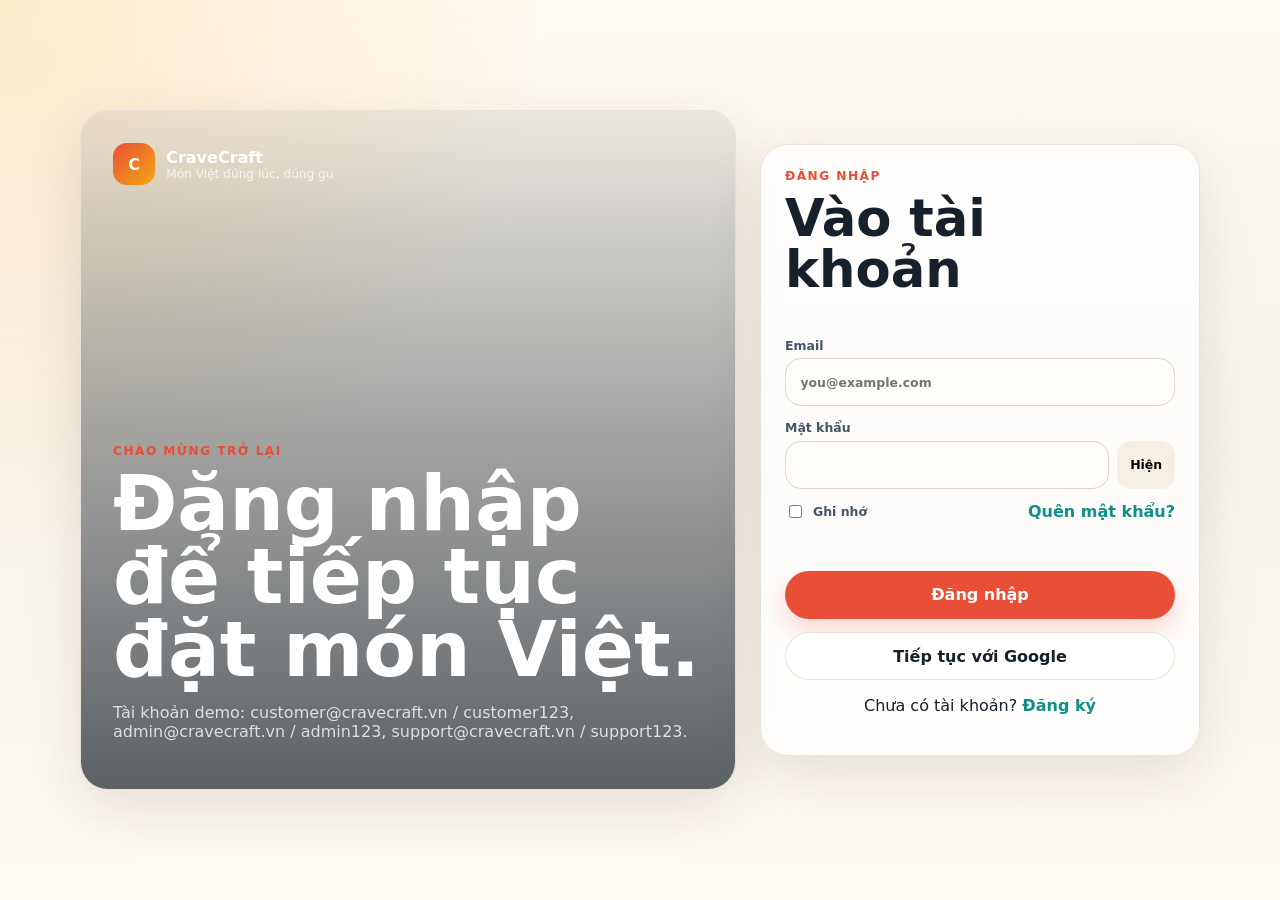
<file: index.html>
<!doctype html>
<html lang="vi">
  <head>
    <meta charset="utf-8" />
    <meta name="viewport" content="width=device-width, initial-scale=1" />
    <title>GoodFood - Order Now</title>
    <meta
      name="description"
      content="Nền tảng đặt món Việt hiện đại với gợi ý theo khẩu vị, tìm kiếm thông minh, giỏ hàng nhanh và hỗ trợ khách hàng."
    />
    <link rel="preconnect" href="https://images.unsplash.com" />
    <link rel="stylesheet" href="styles.css" />
  </head>
  <body>
    <a class="skip-link" href="#main">Bỏ qua điều hướng</a>

    <header class="site-header" aria-label="Primary navigation">
      <nav class="nav-shell">
      
        <a class="brand" href="#top" aria-label="Trang chủ GoodFood">
          <span class="brand-mark">C</span>
          <span>
            <strong>GoodFood</strong>
            <small>Vietnamese Food</small>
          </span>
        </a>

        <div class="nav-links" aria-label="Các khu vực chính">
          <a href="#discover">Khám phá</a>
          <a href="#explorer">Món Việt</a>
          <a href="#battle">Đấu món</a>
          <a href="#tracking">Đơn hàng</a>
        </div>

        <div class="nav-actions">
          <button class="notification-button" type="button" data-notification-toggle aria-label="Mở thông báo">
            <span data-notification-count>0</span>
          </button>
          <div class="user-menu">
            <strong data-user-name>Khách hàng</strong>
            <small data-user-role>CUSTOMER</small>
          </div>
          <button class="ghost-action compact-action" type="button" data-logout>Đăng xuất</button>
        </div>

        <button class="cart-trigger" type="button" data-open-cart aria-label="Mở giỏ hàng">
          <span>Giỏ hàng</span>
          <strong data-cart-count>0</strong>
        </button>
      </nav>
      <div class="notification-panel" data-notification-panel></div>
    </header>

    <main id="main">
      <section class="hero" id="top">
        <div class="hero-copy">
          <p class="eyebrow">Món Việt gần bạn</p>
          <h1>Ăn gì hôm nay?</h1>
          <p>
            Chọn khẩu vị, tìm món bằng ngôn ngữ tự nhiên, hoặc để CraveCraft
            gợi ý một bữa Việt hợp lúc, hợp túi tiền.
          </p>

          <div class="hero-actions" aria-label="Hành động chính">
            <a class="primary-action" href="#discover">Đặt món ngay</a>
            <button class="ghost-action" type="button" data-surprise-trigger>
              Gợi ý bất ngờ
            </button>
          </div>
        </div>

        <div class="hero-panel" aria-label="Gợi ý theo khẩu vị">
          <div class="panel-topline">
            <span>Khẩu vị hôm nay</span>
            <strong data-active-mood-label>Món ấm nóng</strong>
          </div>
          <div class="mood-grid" data-mood-list></div>
          <article class="spotlight-card" data-spotlight></article>
        </div>
      </section>

      <section class="search-band" aria-label="Tìm kiếm món ăn thông minh">
        <div class="search-field">
          <label for="food-search">Tìm món, quán, vùng miền, khẩu vị</label>
          <input
            id="food-search"
            type="search"
            placeholder="Thử 'bún bò dưới 70k', 'món cay', 'ăn cho 4 người'"
            autocomplete="off"
            data-search-input
          />
        </div>
        <div class="filters" aria-label="Bộ lọc nhanh">
          <label>
            Ngân sách
            <select data-budget-filter>
              <option value="all">Tất cả</option>
              <option value="budget">Dưới 50K</option>
              <option value="normal">Phổ biến</option>
              <option value="premium">Cao cấp</option>
            </select>
          </label>
          <label>
            Thời gian
            <select data-time-filter>
              <option value="all">Bất kỳ</option>
              <option value="20">Dưới 20 phút</option>
              <option value="30">Dưới 30 phút</option>
              <option value="45">Dưới 45 phút</option>
            </select>
          </label>
        </div>
      </section>

      <section class="category-strip" aria-label="Danh mục món Việt" data-category-list></section>
      <section class="region-strip" aria-label="Vùng miền" data-region-list></section>

      <section class="section-shell" id="discover">
        <div class="section-heading">
          <div>
            <p class="eyebrow">Món Việt dành cho bạn</p>
            <h2>Gợi ý theo khẩu vị, vùng miền và ngân sách</h2>
          </div>
          <p data-result-count></p>
        </div>
        <div class="recommendation-layout" data-recommendations></div>
      </section>

      <section class="section-shell split-feature">
        <div>
          <p class="eyebrow">Giao nhanh dưới 30 phút</p>
          <h2>Món nóng đến nhanh mà vẫn chỉn chu</h2>
        </div>
        <div class="quick-list" data-fast-list></div>
      </section>

      <section class="section-shell" id="explorer">
        <div class="section-heading">
          <div>
            <p class="eyebrow">Khám phá món Việt</p>
            <h2>Lướt món bằng hình ảnh, thêm vào giỏ tức thì</h2>
          </div>
          <button class="text-button" type="button" data-shuffle-feed>Đổi món</button>
        </div>
        <div class="explorer-feed" data-explorer-feed></div>
      </section>

      <section class="feature-grid">
        <article class="battle-zone" id="battle">
          <div class="section-heading compact">
            <div>
              <p class="eyebrow">Đấu món</p>
              <h2>Để hai món Việt chọn giúp bữa tối</h2>
            </div>
            <button class="text-button" type="button" data-reset-battle>Làm lại</button>
          </div>
          <div class="battle-stage" data-battle-stage></div>
        </article>

        <article class="surprise-zone" id="surprise">
          <p class="eyebrow">Gợi ý bất ngờ</p>
          <h2>Khi bạn chưa biết nên ăn gì</h2>
          <div class="surprise-controls">
            <label>
              Ngân sách
              <select data-surprise-budget>
                <option value="normal">Phổ biến</option>
                <option value="budget">Dưới 50K</option>
                <option value="premium">Cao cấp</option>
              </select>
            </label>
            <label>
              Tối đa
              <select data-surprise-time>
                <option value="30">30 phút</option>
                <option value="20">20 phút</option>
                <option value="45">45 phút</option>
              </select>
            </label>
          </div>
          <button class="primary-action full" type="button" data-surprise-button>
            Mở gợi ý
          </button>
          <div class="surprise-result" data-surprise-result aria-live="polite"></div>
        </article>
      </section>

      <section class="section-shell operations" id="tracking">
        <div>
          <p class="eyebrow">Luồng đặt hàng</p>
          <h2>Theo dõi đơn, đặt nhóm và điểm thưởng đã sẵn sàng trong UI</h2>
        </div>
        <div class="ops-grid">
          <article>
            <span class="op-number">01</span>
            <h3>Đặt nhóm</h3>
            <p>Tạo mã phòng, mời bạn bè và xem rõ phần món của từng người.</p>
            <button class="secondary-action" type="button" data-room-code>Tạo mã</button>
            <strong data-room-output></strong>
          </article>
          <article>
            <span class="op-number">02</span>
            <h3>Theo dõi đơn</h3>
            <ol class="timeline" aria-label="Trạng thái đơn hàng">
              <li class="is-done">Đã xác nhận</li>
              <li class="is-active">Quán đang chuẩn bị</li>
              <li>Tài xế đã nhận</li>
              <li>Đang giao</li>
            </ol>
          </article>
          <article>
            <span class="op-number">03</span>
            <h3>Điểm thưởng</h3>
            <p>Tích điểm, nhận huy hiệu và thử thách khám phá món Việt minh bạch.</p>
            <div class="reward-meter"><span></span></div>
          </article>
        </div>
      </section>
    </main>

    <aside class="cart-drawer" aria-label="Giỏ hàng" aria-hidden="true" data-cart-drawer>
      <div class="cart-header">
        <div>
          <p class="eyebrow">Giỏ hàng thông minh</p>
          <h2>Đơn của bạn</h2>
        </div>
        <button class="icon-button" type="button" data-close-cart aria-label="Đóng giỏ hàng">X</button>
      </div>
      <div class="cart-items" data-cart-items></div>
      <div class="cart-suggestion" data-cart-suggestion></div>
      <div class="cart-summary" data-cart-summary></div>
      <button class="primary-action full" type="button" data-checkout-button>Xem lại đơn</button>
    </aside>
    <div class="scrim" data-scrim></div>

    <section class="support-chat" aria-label="Hỗ trợ khách hàng">
      <button class="chat-toggle" type="button" data-chat-toggle>
        Hỗ trợ <span data-chat-unread>1</span>
      </button>
      <div class="chat-panel" data-chat-panel>
        <div class="chat-header">
          <div>
            <strong>Hỗ trợ khách hàng</strong>
            <small>Online - thường trả lời trong vài phút</small>
          </div>
          <button class="icon-button" type="button" data-chat-close aria-label="Đóng hỗ trợ">X</button>
        </div>
        <div class="chat-issues" aria-label="Vấn đề nhanh">
          <button type="button" data-chat-issue="Đơn hàng của tôi">Đơn hàng của tôi</button>
          <button type="button" data-chat-issue="Giao hàng chậm">Giao hàng chậm</button>
          <button type="button" data-chat-issue="Thiếu món">Thiếu món</button>
          <button type="button" data-chat-issue="Sai món">Sai món</button>
          <button type="button" data-chat-issue="Thanh toán">Thanh toán</button>
          <button type="button" data-chat-issue="Hoàn tiền">Hoàn tiền</button>
        </div>
        <div class="chat-messages" data-chat-messages></div>
        <form class="chat-form" data-chat-form>
          <input data-chat-input type="text" placeholder="Nhập tin nhắn..." aria-label="Tin nhắn hỗ trợ" />
          <button type="submit">Gửi</button>
        </form>
      </div>
    </section>

    <nav class="mobile-nav" aria-label="Điều hướng di động">
      <a href="#top">Trang chủ</a>
      <a href="#explorer">Món</a>
      <a href="#food-search">Tìm</a>
      <button type="button" data-open-cart>Giỏ <span data-cart-count-mobile>0</span></button>
    </nav>

    <div class="toast" data-toast role="status" aria-live="polite"></div>
    <script src="app.js"></script>
  </body>
</html>
</file>
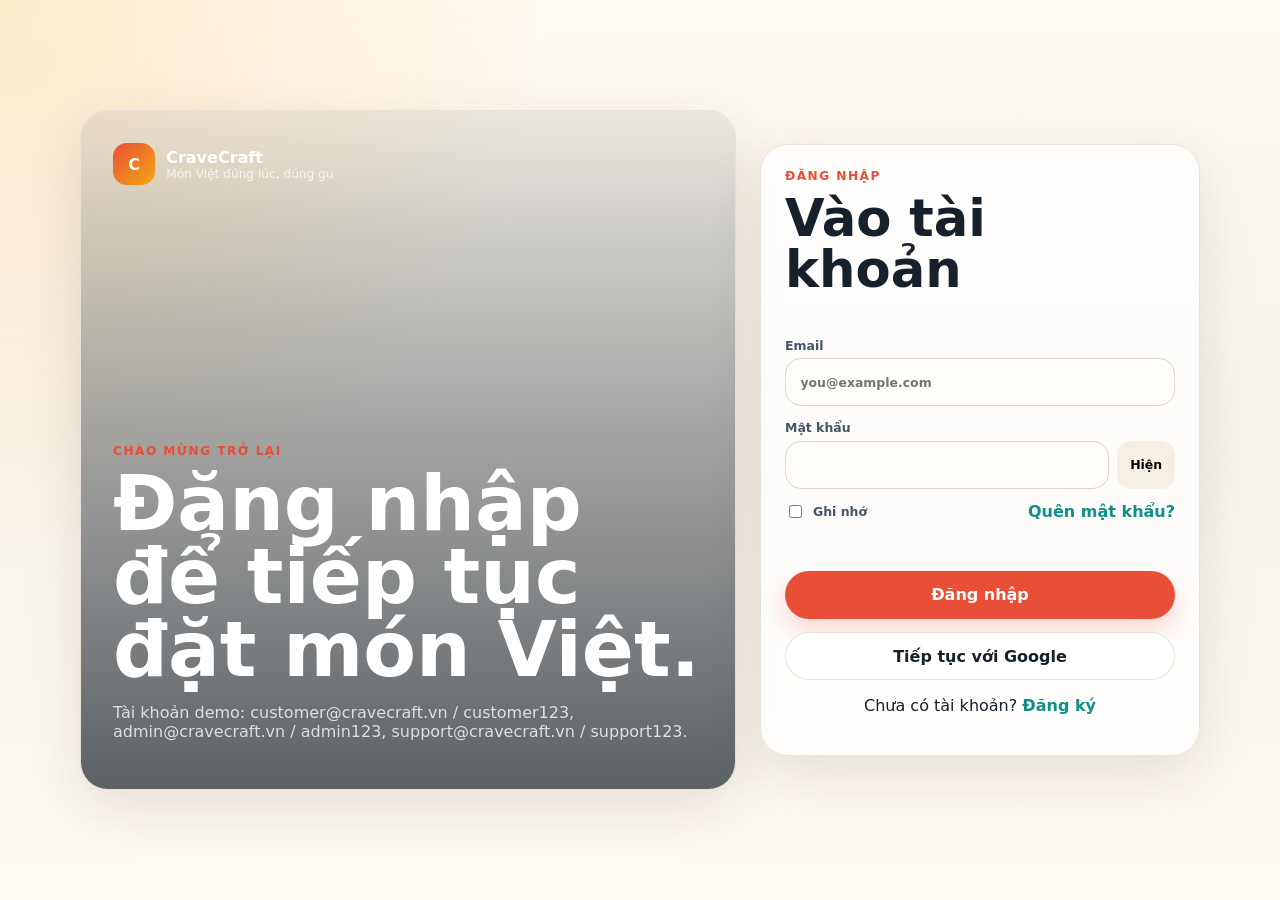
<file: admin.html>
<!doctype html>
<html lang="vi">
  <head>
    <meta charset="utf-8" />
    <meta name="viewport" content="width=device-width, initial-scale=1" />
    <title>Admin - CraveCraft</title>
    <link rel="stylesheet" href="styles.css" />
  </head>
  <body class="admin-body">
    <aside class="admin-sidebar">
      <a class="brand" href="admin.html">
        <span class="brand-mark">C</span>
        <span>
          <strong>CraveCraft</strong>
          <small>Admin</small>
        </span>
      </a>
      <nav>
        <a href="#overview">Dashboard</a>
        <a href="#orders">Orders</a>
        <a href="#restaurants">Restaurants</a>
        <a href="#menu">Menu</a>
        <a href="#customers">Customers</a>
        <a href="#support">Support</a>
        <a href="#promotions">Vouchers</a>
        <a href="#monitoring">System</a>
        <a href="#audit">Audit Logs</a>
      </nav>
    </aside>

    <main class="admin-main">
      <header class="admin-topbar">
        <div>
          <p class="eyebrow">Bảng điều hành</p>
          <h1>Vận hành nền tảng món Việt</h1>
        </div>
        <div class="admin-user">
          <strong data-admin-name>Admin</strong>
          <button class="ghost-action compact-action" type="button" data-logout>Đăng xuất</button>
        </div>
      </header>

      <section class="demo-warning">
        Dữ liệu vận hành trong trang tĩnh này là dữ liệu demo. Quyền ADMIN thật phải được xác thực phía server.
      </section>

      <section class="admin-kpis" id="overview">
        <article><span>Doanh thu hôm nay</span><strong>12.450.000 ₫</strong></article>
        <article><span>Đơn hàng hôm nay</span><strong>184</strong></article>
        <article><span>Đơn đang xử lý</span><strong>27</strong></article>
        <article><span>Đơn hoàn thành</span><strong>139</strong></article>
        <article><span>Đơn đã hủy</span><strong>6</strong></article>
        <article><span>Khách mới</span><strong>31</strong></article>
        <article><span>Giá trị đơn TB</span><strong>86.000 ₫</strong></article>
        <article><span>Ticket đang mở</span><strong>9</strong></article>
      </section>

      <section class="admin-grid">
        <article class="admin-panel chart-panel">
          <div class="section-heading compact">
            <div>
              <p class="eyebrow">Analytics</p>
              <h2>Revenue by day</h2>
            </div>
            <select aria-label="Bộ lọc thời gian">
              <option>Today</option>
              <option>7 days</option>
              <option>30 days</option>
            </select>
          </div>
          <div class="bar-chart" aria-label="Biểu đồ doanh thu demo">
            <span style="height: 42%"></span><span style="height: 62%"></span><span style="height: 51%"></span>
            <span style="height: 76%"></span><span style="height: 68%"></span><span style="height: 88%"></span>
            <span style="height: 72%"></span>
          </div>
        </article>
        <article class="admin-panel">
          <p class="eyebrow">Popular dishes</p>
          <ol class="rank-list">
            <li>Phở bò tái <strong>326</strong></li>
            <li>Cơm tấm sườn bì chả <strong>281</strong></li>
            <li>Bún bò Huế <strong>244</strong></li>
            <li>Gà chiên nước mắm <strong>198</strong></li>
          </ol>
        </article>
      </section>

      <section class="admin-panel" id="orders">
        <div class="section-heading compact">
          <div>
            <p class="eyebrow">Order management</p>
            <h2>Đơn hàng</h2>
          </div>
          <div class="admin-filters">
            <input type="search" placeholder="Tìm Order ID, khách hàng..." />
            <select><option>Tất cả trạng thái</option><option>PENDING</option><option>PREPARING</option></select>
          </div>
        </div>
        <div class="table-wrap">
          <table>
            <thead>
              <tr><th>Order ID</th><th>Customer</th><th>Restaurant</th><th>Total</th><th>Payment</th><th>Status</th><th>Created At</th></tr>
            </thead>
            <tbody data-order-rows></tbody>
          </table>
        </div>
        <button class="secondary-action" type="button" data-confirm-action>Cập nhật trạng thái đơn đã chọn</button>
      </section>

      <section class="admin-grid two">
        <article class="admin-panel" id="restaurants">
          <p class="eyebrow">Restaurant management</p>
          <h2>Nhà hàng</h2>
          <div class="table-wrap">
            <table>
              <thead><tr><th>Name</th><th>City</th><th>Cuisine</th><th>Rating</th><th>Status</th></tr></thead>
              <tbody data-restaurant-rows></tbody>
            </table>
          </div>
        </article>
        <article class="admin-panel" id="menu">
          <p class="eyebrow">Menu management</p>
          <h2>Món cần chú ý</h2>
          <ul class="status-list">
            <li><strong>Bánh xèo miền Tây</strong><span>Hết món tạm thời</span></li>
            <li><strong>Lẩu Thái hải sản</strong><span>Đang giảm 15%</span></li>
            <li><strong>Cà phê sữa đá</strong><span>Bán chạy</span></li>
          </ul>
        </article>
      </section>

      <section class="admin-grid two">
        <article class="admin-panel" id="support">
          <p class="eyebrow">Admin support center</p>
          <h2>Ticket hỗ trợ</h2>
          <div class="table-wrap">
            <table>
              <thead><tr><th>Customer</th><th>Order</th><th>Issue</th><th>Last</th><th>Priority</th><th>Status</th></tr></thead>
              <tbody data-support-rows></tbody>
            </table>
          </div>
        </article>
        <article class="admin-panel" id="monitoring">
          <p class="eyebrow">Operational monitoring</p>
          <h2>Trạng thái vận hành demo</h2>
          <ul class="status-list">
            <li><strong>Active orders</strong><span>27</span></li>
            <li><strong>Payment failures</strong><span>2</span></li>
            <li><strong>Open support requests</strong><span>9</span></li>
            <li><strong>Restaurants unavailable</strong><span>1</span></li>
          </ul>
        </article>
      </section>

      <section class="admin-panel" id="audit">
        <p class="eyebrow">Audit logs</p>
        <h2>Nhật ký thao tác quan trọng</h2>
        <ul class="audit-list">
          <li>18:18 - Admin changed order #VN10245 from CONFIRMED to PREPARING.</li>
          <li>17:56 - Admin marked Bánh xèo miền Tây as unavailable.</li>
          <li>17:41 - Support reassigned ticket SUP-204 to agent Linh.</li>
        </ul>
      </section>
    </main>
    <script src="admin.js"></script>
  </body>
</html>
</file>
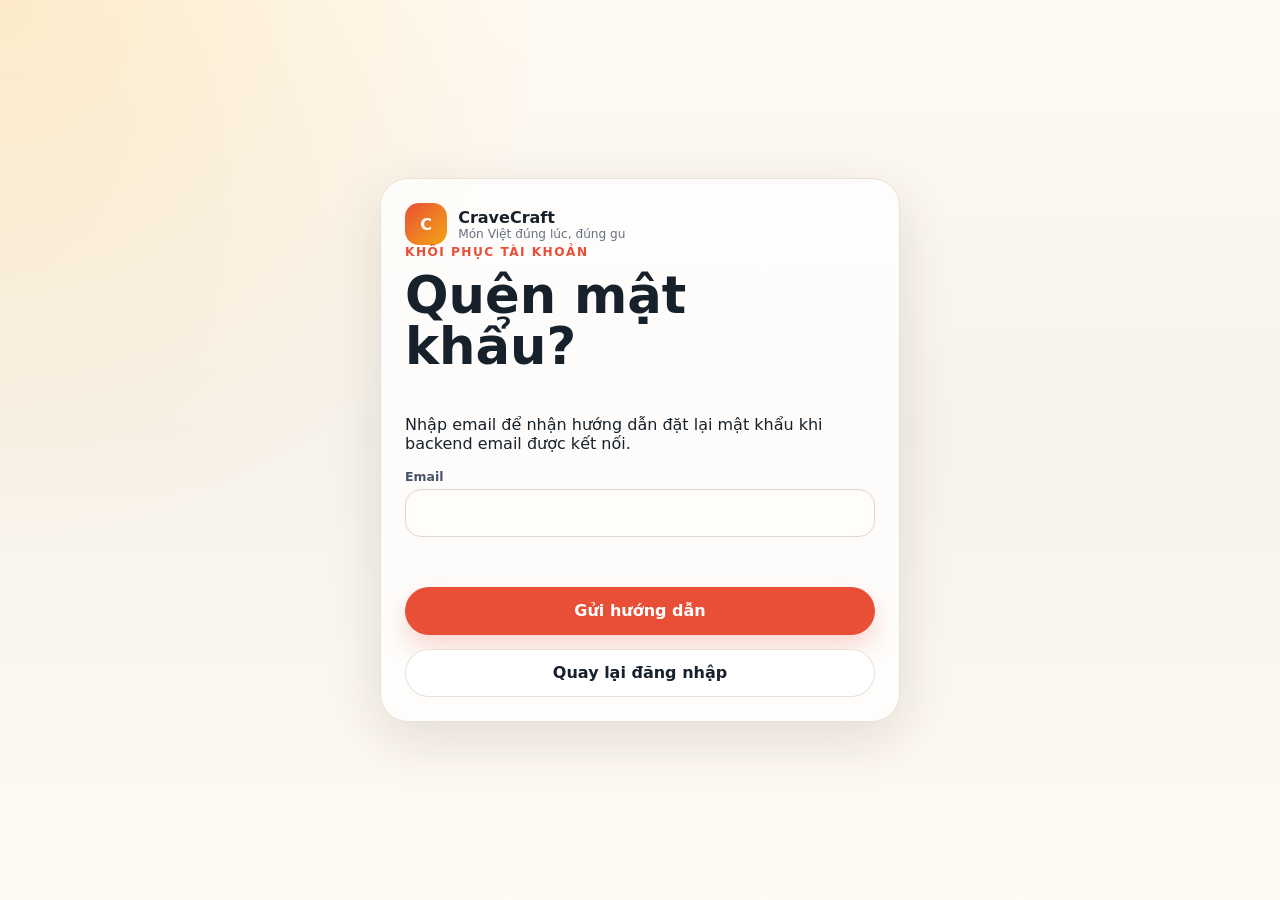
<file: forgot-password.html>
<!doctype html>
<html lang="vi">
  <head>
    <meta charset="utf-8" />
    <meta name="viewport" content="width=device-width, initial-scale=1" />
    <title>Quên mật khẩu - CraveCraft</title>
    <link rel="stylesheet" href="styles.css" />
  </head>
  <body class="auth-body">
    <main class="auth-layout single">
      <section class="auth-card" aria-label="Quên mật khẩu">
        <a class="brand" href="login.html">
          <span class="brand-mark">C</span>
          <span>
            <strong>CraveCraft</strong>
            <small>Món Việt đúng lúc, đúng gu</small>
          </span>
        </a>
        <p class="eyebrow">Khôi phục tài khoản</p>
        <h1>Quên mật khẩu?</h1>
        <p>Nhập email để nhận hướng dẫn đặt lại mật khẩu khi backend email được kết nối.</p>
        <form data-forgot-form>
          <label>Email <input name="email" type="email" autocomplete="email" required /></label>
          <p class="auth-message" data-auth-message></p>
          <button class="primary-action full" type="submit">Gửi hướng dẫn</button>
          <a class="ghost-action full" href="login.html">Quay lại đăng nhập</a>
        </form>
      </section>
    </main>
    <script src="auth.js"></script>
  </body>
</html>
</file>
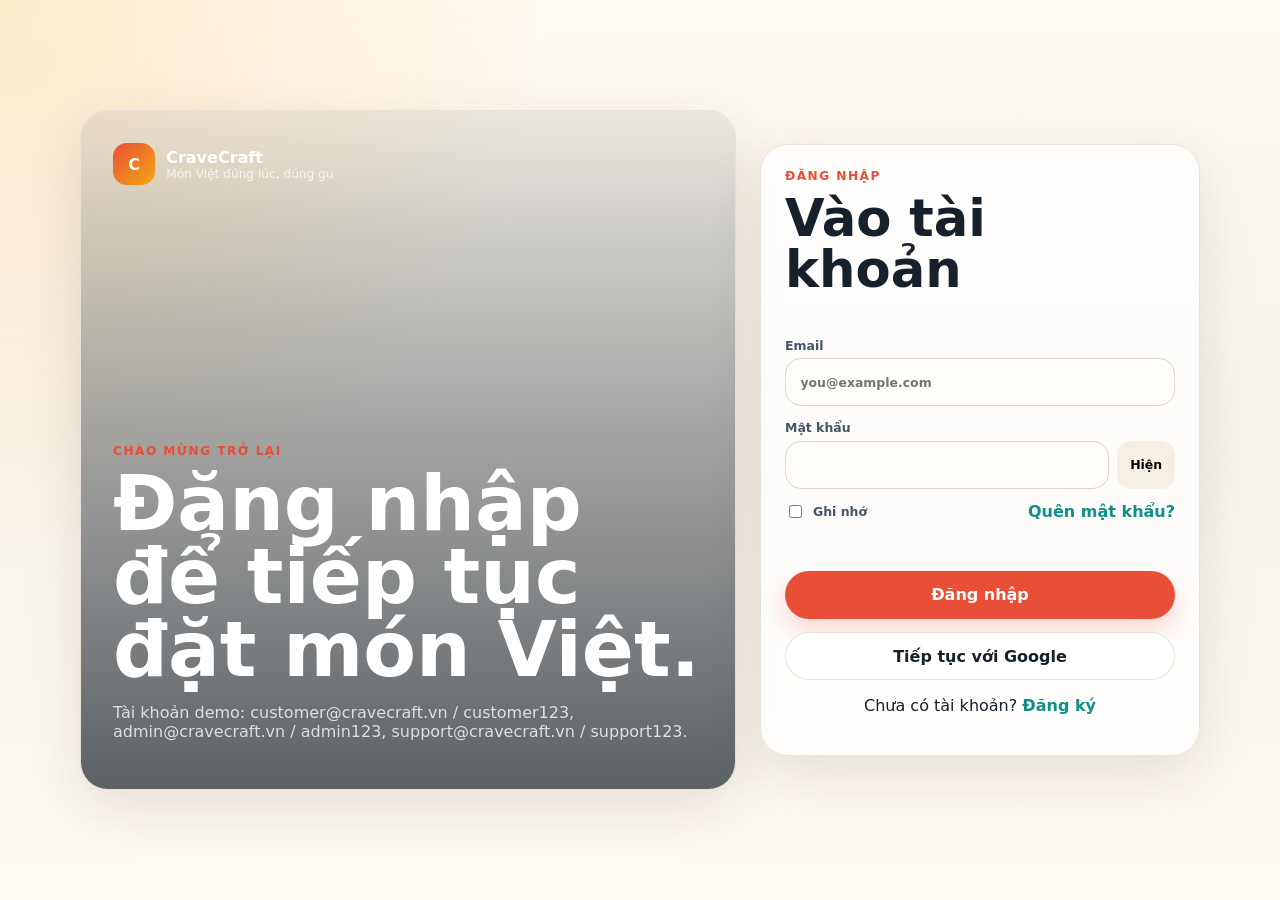
<file: login.html>
<!doctype html>
<html lang="vi">
  <head>
    <meta charset="utf-8" />
    <meta name="viewport" content="width=device-width, initial-scale=1" />
    <title>Đăng nhập - CraveCraft</title>
    <link rel="stylesheet" href="styles.css" />
  </head>
  <body class="auth-body">
    <main class="auth-layout">
      <section class="auth-visual">
        <a class="brand" href="login.html">
          <span class="brand-mark">C</span>
          <span>
            <strong>CraveCraft</strong>
            <small>Món Việt đúng lúc, đúng gu</small>
          </span>
        </a>
        <div>
          <p class="eyebrow">Chào mừng trở lại</p>
          <h1>Đăng nhập để tiếp tục đặt món Việt.</h1>
          <p>
            Tài khoản demo: customer@cravecraft.vn / customer123,
            admin@cravecraft.vn / admin123, support@cravecraft.vn / support123.
          </p>
        </div>
      </section>

      <section class="auth-card" aria-label="Đăng nhập">
        <p class="eyebrow">Đăng nhập</p>
        <h2>Vào tài khoản</h2>
        <form data-login-form>
          <label>
            Email
            <input name="email" type="email" autocomplete="email" placeholder="you@example.com" required />
          </label>
          <label>
            Mật khẩu
            <span class="password-field">
              <input id="password" name="password" type="password" autocomplete="current-password" required />
              <button type="button" data-toggle-password>Hiện</button>
            </span>
          </label>
          <div class="auth-row">
            <label class="check-label"><input name="remember" type="checkbox" /> Ghi nhớ</label>
            <a href="forgot-password.html">Quên mật khẩu?</a>
          </div>
          <p class="auth-message" data-auth-message></p>
          <button class="primary-action full" type="submit">Đăng nhập</button>
          <button class="ghost-action full" type="button">Tiếp tục với Google</button>
        </form>
        <p class="auth-footer">Chưa có tài khoản? <a href="signup.html">Đăng ký</a></p>
      </section>
    </main>
    <script src="auth.js"></script>
  </body>
</html>
</file>
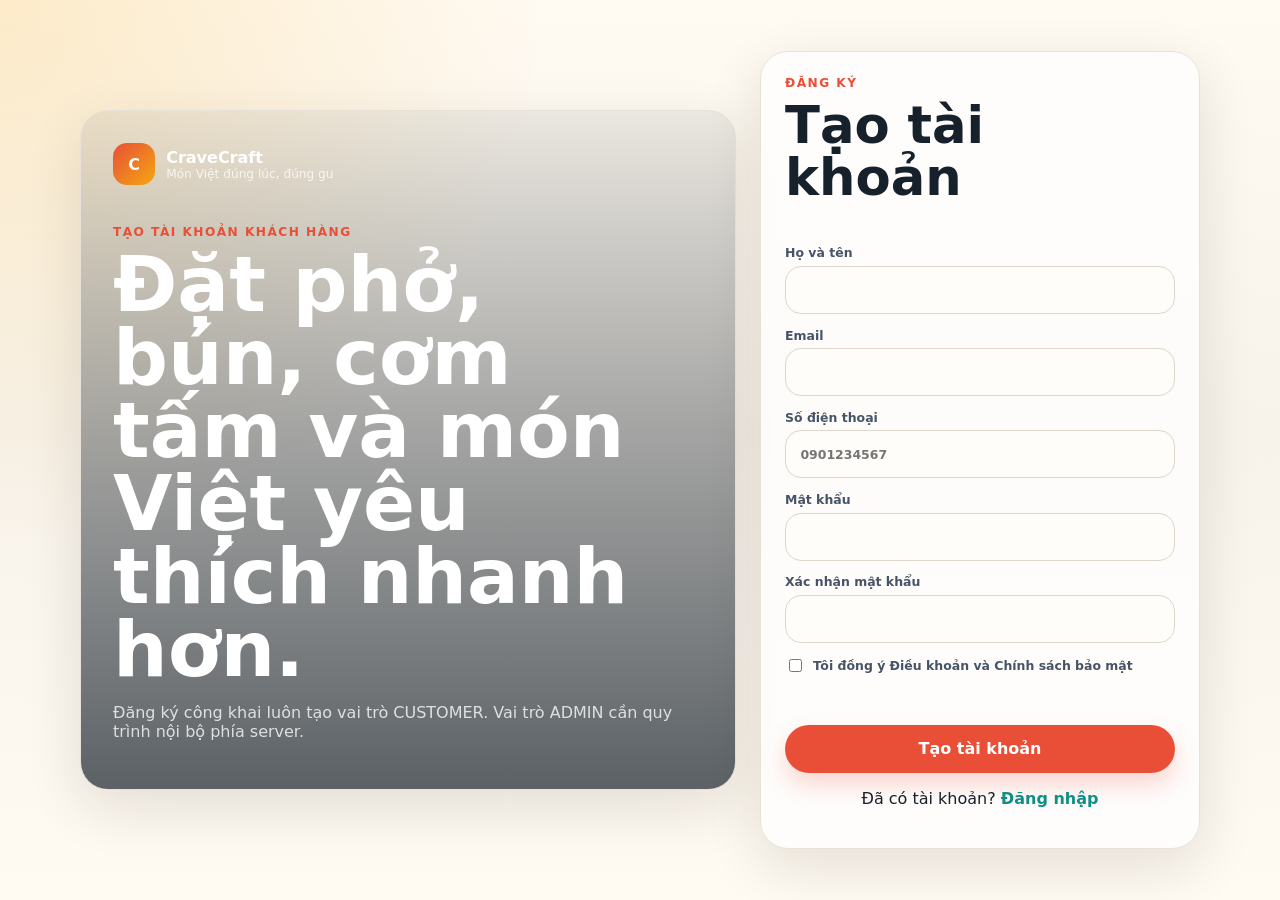
<file: signup.html>
<!doctype html>
<html lang="vi">
  <head>
    <meta charset="utf-8" />
    <meta name="viewport" content="width=device-width, initial-scale=1" />
    <title>Đăng ký - CraveCraft</title>
    <link rel="stylesheet" href="styles.css" />
  </head>
  <body class="auth-body">
    <main class="auth-layout">
      <section class="auth-visual">
        <a class="brand" href="login.html">
          <span class="brand-mark">C</span>
          <span>
            <strong>CraveCraft</strong>
            <small>Món Việt đúng lúc, đúng gu</small>
          </span>
        </a>
        <div>
          <p class="eyebrow">Tạo tài khoản khách hàng</p>
          <h1>Đặt phở, bún, cơm tấm và món Việt yêu thích nhanh hơn.</h1>
          <p>Đăng ký công khai luôn tạo vai trò CUSTOMER. Vai trò ADMIN cần quy trình nội bộ phía server.</p>
        </div>
      </section>

      <section class="auth-card" aria-label="Đăng ký">
        <p class="eyebrow">Đăng ký</p>
        <h2>Tạo tài khoản</h2>
        <form data-signup-form>
          <label>Họ và tên <input name="name" type="text" autocomplete="name" required /></label>
          <label>Email <input name="email" type="email" autocomplete="email" required /></label>
          <label>Số điện thoại <input name="phone" type="tel" autocomplete="tel" placeholder="0901234567" required /></label>
          <label>Mật khẩu <input name="password" type="password" autocomplete="new-password" required /></label>
          <label>Xác nhận mật khẩu <input name="confirmPassword" type="password" autocomplete="new-password" required /></label>
          <label class="check-label"><input name="terms" type="checkbox" /> Tôi đồng ý Điều khoản và Chính sách bảo mật</label>
          <p class="auth-message" data-auth-message></p>
          <button class="primary-action full" type="submit">Tạo tài khoản</button>
        </form>
        <p class="auth-footer">Đã có tài khoản? <a href="login.html">Đăng nhập</a></p>
      </section>
    </main>
    <script src="auth.js"></script>
  </body>
</html>
</file>
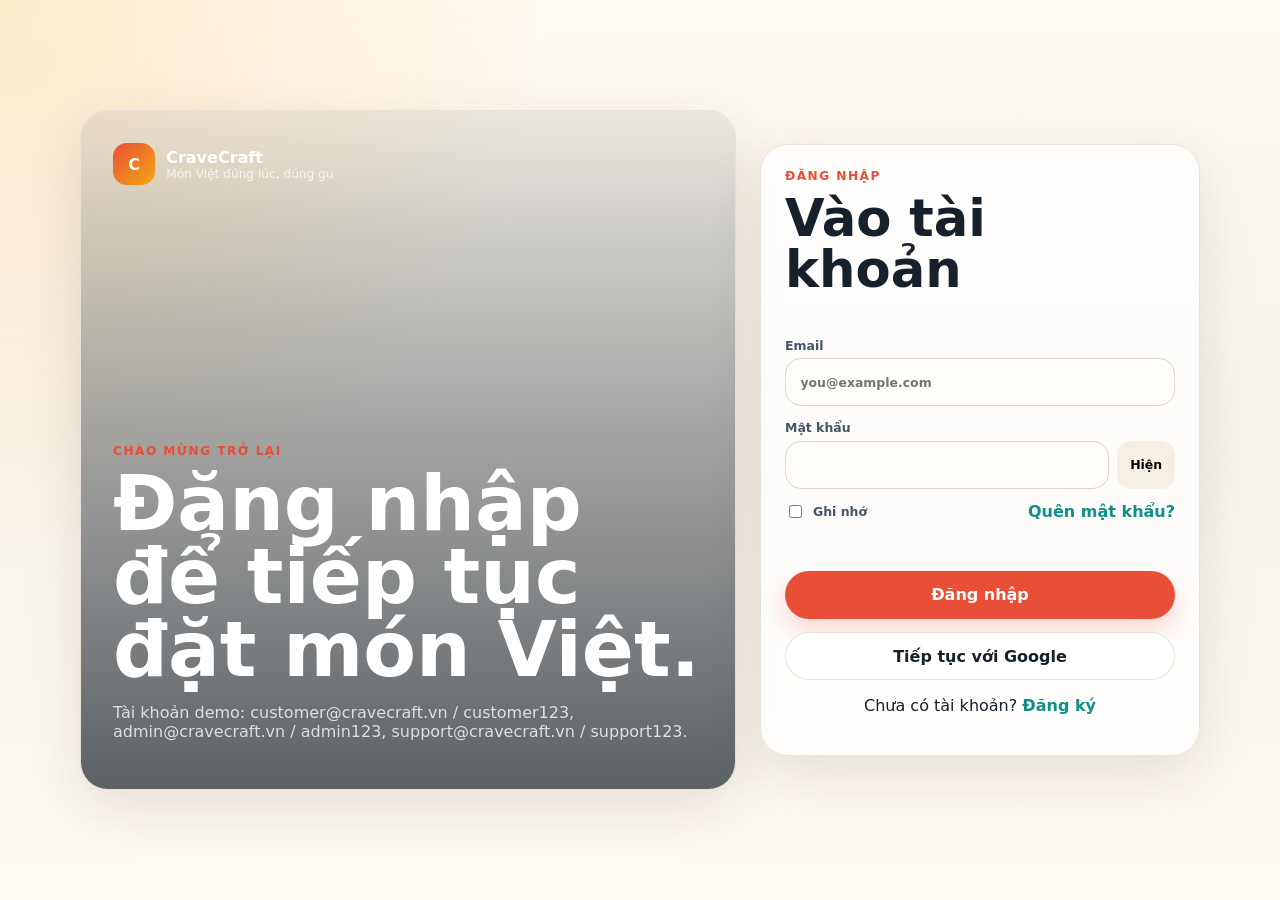
<file: support.html>
<!doctype html>
<html lang="vi">
  <head>
    <meta charset="utf-8" />
    <meta name="viewport" content="width=device-width, initial-scale=1" />
    <title>Support - CraveCraft</title>
    <link rel="stylesheet" href="styles.css" />
  </head>
  <body class="admin-body support-desk-body">
    <aside class="admin-sidebar">
      <a class="brand" href="support.html">
        <span class="brand-mark">C</span>
        <span>
          <strong>CraveCraft</strong>
          <small>Support</small>
        </span>
      </a>
      <nav>
        <a href="#open">Open conversations</a>
        <a href="#waiting">Waiting customers</a>
        <a href="#assigned">Assigned</a>
        <a href="#resolved">Resolved</a>
      </nav>
    </aside>
    <main class="admin-main">
      <header class="admin-topbar">
        <div>
          <p class="eyebrow">Support center</p>
          <h1>Hỗ trợ khách hàng</h1>
        </div>
        <div class="admin-user">
          <strong data-support-name>Support</strong>
          <button class="ghost-action compact-action" type="button" data-logout>Đăng xuất</button>
        </div>
      </header>
      <section class="support-workspace">
        <aside class="conversation-list" data-conversation-list></aside>
        <article class="support-thread">
          <div class="chat-header static">
            <div>
              <strong>Minh Anh - #VN10245</strong>
              <small>WAITING / HIGH</small>
            </div>
          </div>
          <div class="chat-message"><p>Đơn của tôi giao hơi lâu, bạn kiểm tra giúp được không?</p><small>Khách hàng - 18:20</small></div>
          <div class="chat-message is-customer"><p>Mình đang kiểm tra với tài xế. Dự kiến còn 8 phút.</p><small>Support - 18:22</small></div>
          <form class="chat-form">
            <input type="text" placeholder="Nhập phản hồi cho khách..." />
            <button type="button" data-confirm-action>Gửi</button>
          </form>
        </article>
        <aside class="customer-context">
          <p class="eyebrow">Customer + order context</p>
          <h2>Minh Anh</h2>
          <p>Phone: 0901234567</p>
          <p>Email: customer@cravecraft.vn</p>
          <hr />
          <p>Order ID: #VN10245</p>
          <p>Restaurant: Phở Gánh Cô Mai</p>
          <p>Status: PREPARING</p>
          <p>Total: 112.000 ₫</p>
          <p>Payment: COD / UNPAID</p>
        </aside>
      </section>
    </main>
    <script src="admin.js"></script>
  </body>
</html>
</file>
<file: styles.css>
:root {
  --ink: #17212b;
  --muted: #667085;
  --line: #e7e1d8;
  --paper: #fffaf2;
  --surface: #ffffff;
  --surface-strong: #fff2df;
  --tomato: #e94f37;
  --teal: #0f8f86;
  --herb: #4b8b3b;
  --gold: #f3a712;
  --berry: #7f4acb;
  --shadow: 0 18px 55px rgba(53, 38, 22, 0.12);
  --radius: 28px;
  --small-radius: 16px;
  --max: 1180px;
}

* {
  box-sizing: border-box;
}

html {
  scroll-behavior: smooth;
}

body {
  margin: 0;
  color: var(--ink);
  background:
    radial-gradient(circle at top left, rgba(243, 167, 18, 0.18), transparent 34rem),
    linear-gradient(180deg, #fffaf2 0%, #f7f2ea 48%, #fffaf2 100%);
  font-family:
    Inter, ui-sans-serif, system-ui, -apple-system, BlinkMacSystemFont, "Segoe UI",
    sans-serif;
}

button,
input,
select {
  font: inherit;
}

button {
  cursor: pointer;
}

a {
  color: inherit;
  text-decoration: none;
}

img {
  display: block;
  max-width: 100%;
}

.skip-link {
  position: fixed;
  left: 1rem;
  top: -5rem;
  z-index: 20;
  border-radius: 999px;
  background: var(--ink);
  color: white;
  padding: 0.75rem 1rem;
}

.skip-link:focus {
  top: 1rem;
}

:focus-visible {
  outline: 3px solid rgba(15, 143, 134, 0.42);
  outline-offset: 3px;
}

.site-header {
  position: sticky;
  top: 0;
  z-index: 10;
  border-bottom: 1px solid rgba(231, 225, 216, 0.75);
  background: rgba(255, 250, 242, 0.86);
  backdrop-filter: blur(18px);
}

.nav-shell {
  width: min(var(--max), calc(100% - 2rem));
  min-height: 76px;
  margin: 0 auto;
  display: flex;
  align-items: center;
  justify-content: space-between;
  gap: 1.5rem;
}

.brand {
  display: inline-flex;
  align-items: center;
  gap: 0.7rem;
}

.brand-mark {
  display: grid;
  place-items: center;
  width: 42px;
  height: 42px;
  border-radius: 14px;
  color: white;
  background: linear-gradient(135deg, var(--tomato), var(--gold));
  font-weight: 900;
}

.brand strong,
.brand small {
  display: block;
}

.brand small {
  color: var(--muted);
  font-size: 0.76rem;
}

.nav-links {
  display: flex;
  align-items: center;
  gap: 1.5rem;
  color: #475467;
  font-weight: 700;
}

.nav-links a:hover {
  color: var(--tomato);
}

.nav-actions {
  display: flex;
  align-items: center;
  gap: 0.65rem;
}

.user-menu {
  display: grid;
  gap: 0.1rem;
  text-align: right;
}

.user-menu small {
  color: var(--muted);
  font-size: 0.72rem;
  font-weight: 850;
}

.notification-button {
  position: relative;
  width: 42px;
  height: 42px;
  border: 0;
  border-radius: 999px;
  background: #fff2df;
}

.notification-button::before {
  content: "";
  position: absolute;
  inset: 11px 13px 12px;
  border: 3px solid var(--ink);
  border-top-left-radius: 12px;
  border-top-right-radius: 12px;
  border-bottom: 0;
}

.notification-button span {
  position: absolute;
  right: -2px;
  top: -2px;
  display: grid;
  place-items: center;
  min-width: 20px;
  height: 20px;
  border-radius: 999px;
  background: var(--tomato);
  color: white;
  font-size: 0.7rem;
  font-weight: 900;
}

.notification-panel {
  position: absolute;
  right: max(1rem, calc((100vw - var(--max)) / 2));
  top: 70px;
  z-index: 15;
  width: min(340px, calc(100vw - 2rem));
  display: none;
  padding: 1rem;
  border: 1px solid var(--line);
  border-radius: 20px;
  background: white;
  box-shadow: var(--shadow);
}

.notification-panel.is-open {
  display: grid;
  gap: 0.75rem;
}

.notification-panel p {
  margin: 0;
  padding: 0.75rem;
  border-radius: 14px;
  background: #fffaf2;
}

.notification-head {
  display: flex;
  justify-content: space-between;
  gap: 1rem;
}

.cart-trigger,
.primary-action,
.secondary-action,
.ghost-action,
.text-button,
.icon-button {
  border: 0;
  border-radius: 999px;
  font-weight: 800;
}

.cart-trigger {
  display: inline-flex;
  align-items: center;
  gap: 0.55rem;
  padding: 0.7rem 0.9rem 0.7rem 1.1rem;
  background: var(--ink);
  color: white;
}

.cart-trigger strong {
  display: grid;
  place-items: center;
  min-width: 28px;
  height: 28px;
  border-radius: 999px;
  background: var(--gold);
  color: #2b1b00;
}

.hero {
  width: min(var(--max), calc(100% - 2rem));
  min-height: calc(100vh - 76px);
  margin: 0 auto;
  padding: 4rem 0 3rem;
  display: grid;
  grid-template-columns: minmax(0, 0.95fr) minmax(360px, 0.72fr);
  align-items: center;
  gap: 3rem;
}

.hero-copy h1 {
  max-width: 760px;
  margin: 0;
  font-size: clamp(3rem, 8vw, 6.8rem);
  line-height: 0.92;
  letter-spacing: 0;
}

.hero-copy p:not(.eyebrow) {
  max-width: 620px;
  color: #4f5d6a;
  font-size: 1.16rem;
  line-height: 1.8;
}

.eyebrow {
  margin: 0 0 0.65rem;
  color: var(--tomato);
  font-size: 0.76rem;
  font-weight: 900;
  letter-spacing: 0.12em;
  text-transform: uppercase;
}

.hero-actions,
.filters,
.surprise-controls {
  display: flex;
  flex-wrap: wrap;
  gap: 0.75rem;
  align-items: center;
}

.primary-action,
.secondary-action,
.ghost-action {
  display: inline-flex;
  align-items: center;
  justify-content: center;
  min-height: 48px;
  padding: 0.85rem 1.25rem;
  transition:
    transform 180ms ease,
    box-shadow 180ms ease,
    background 180ms ease;
}

.primary-action {
  color: white;
  background: var(--tomato);
  box-shadow: 0 12px 24px rgba(233, 79, 55, 0.22);
}

.secondary-action {
  color: var(--ink);
  background: #ffe3ba;
}

.ghost-action {
  color: var(--ink);
  background: white;
  box-shadow: inset 0 0 0 1px var(--line);
}

.compact-action {
  min-height: 40px;
  padding: 0.55rem 0.85rem;
  font-size: 0.82rem;
}

.primary-action:hover,
.secondary-action:hover,
.ghost-action:hover,
.cart-trigger:hover {
  transform: translateY(-2px);
}

.full {
  width: 100%;
}

.hero-panel {
  padding: 1rem;
  border: 1px solid rgba(231, 225, 216, 0.78);
  border-radius: var(--radius);
  background: rgba(255, 255, 255, 0.76);
  box-shadow: var(--shadow);
}

.panel-topline,
.section-heading,
.cart-header {
  display: flex;
  align-items: flex-start;
  justify-content: space-between;
  gap: 1rem;
}

.panel-topline {
  margin-bottom: 1rem;
  color: var(--muted);
  font-size: 0.9rem;
}

.mood-grid {
  display: grid;
  grid-template-columns: repeat(2, minmax(0, 1fr));
  gap: 0.7rem;
  margin-bottom: 1rem;
}

.mood-chip,
.category-chip {
  border: 1px solid transparent;
  border-radius: 999px;
  padding: 0.78rem 0.9rem;
  background: #f6efe3;
  color: #344054;
  font-weight: 850;
}

.mood-chip {
  text-align: left;
}

.mood-chip.is-active,
.category-chip.is-active {
  border-color: rgba(233, 79, 55, 0.34);
  color: #8c2d1d;
  background: #ffe1d6;
}

.spotlight-card {
  min-height: 420px;
  overflow: hidden;
  border-radius: 24px;
  position: relative;
  color: white;
  isolation: isolate;
}

.spotlight-card img {
  position: absolute;
  inset: 0;
  width: 100%;
  height: 100%;
  object-fit: cover;
  z-index: -2;
  transition: transform 420ms ease;
}

.spotlight-card::after,
.food-card.featured::after,
.explorer-card::after,
.battle-choice::after {
  content: "";
  position: absolute;
  inset: 0;
  z-index: -1;
  background: linear-gradient(180deg, rgba(12, 18, 24, 0.02), rgba(12, 18, 24, 0.76));
}

.spotlight-card:hover img {
  transform: scale(1.04);
}

.spotlight-content {
  min-height: inherit;
  padding: 1.25rem;
  display: flex;
  flex-direction: column;
  justify-content: flex-end;
  gap: 0.8rem;
}

.meta-row {
  display: flex;
  flex-wrap: wrap;
  gap: 0.5rem;
  align-items: center;
}

.pill {
  display: inline-flex;
  align-items: center;
  min-height: 30px;
  border-radius: 999px;
  padding: 0.35rem 0.62rem;
  color: var(--ink);
  background: rgba(255, 255, 255, 0.9);
  font-size: 0.78rem;
  font-weight: 900;
}

.search-band {
  width: min(var(--max), calc(100% - 2rem));
  margin: 0 auto 1.3rem;
  display: grid;
  grid-template-columns: minmax(0, 1fr) auto;
  gap: 1rem;
  align-items: end;
  padding: 1rem;
  border: 1px solid var(--line);
  border-radius: 24px;
  background: white;
  box-shadow: 0 12px 36px rgba(42, 34, 24, 0.08);
}

label {
  display: grid;
  gap: 0.35rem;
  color: #475467;
  font-size: 0.78rem;
  font-weight: 850;
}

input,
select {
  min-height: 48px;
  border: 1px solid #ded6ca;
  border-radius: 16px;
  padding: 0 0.9rem;
  background: #fffdf9;
  color: var(--ink);
}

input {
  width: 100%;
}

.category-strip,
.region-strip,
.section-shell,
.feature-grid {
  width: min(var(--max), calc(100% - 2rem));
  margin: 0 auto;
}

.category-strip {
  display: flex;
  gap: 0.65rem;
  overflow-x: auto;
  padding: 0.5rem 0 1.8rem;
}

.region-strip {
  display: flex;
  gap: 0.55rem;
  overflow-x: auto;
  padding: 0 0 1.2rem;
}

.category-chip,
.region-chip {
  white-space: nowrap;
}

.region-chip {
  border: 1px solid var(--line);
  border-radius: 999px;
  padding: 0.62rem 0.85rem;
  background: white;
  color: #475467;
  font-weight: 850;
}

.region-chip.is-active {
  border-color: rgba(15, 143, 134, 0.32);
  color: #095c56;
  background: #ecf7f5;
}

.section-shell,
.feature-grid {
  padding: 3rem 0;
}

.section-heading {
  margin-bottom: 1.35rem;
}

.section-heading h2,
.surprise-zone h2,
.operations h2,
.split-feature h2 {
  max-width: 670px;
  margin: 0;
  font-size: clamp(2rem, 4vw, 3.6rem);
  line-height: 1;
  letter-spacing: 0;
}

.section-heading p:not(.eyebrow) {
  color: var(--muted);
}

.text-button {
  color: var(--teal);
  background: transparent;
  padding: 0.55rem 0.1rem;
}

.recommendation-layout {
  display: grid;
  grid-template-columns: minmax(280px, 1.05fr) repeat(2, minmax(220px, 0.7fr));
  gap: 1rem;
}

.food-card {
  position: relative;
  min-height: 260px;
  overflow: hidden;
  border: 1px solid rgba(231, 225, 216, 0.86);
  border-radius: 24px;
  background: white;
  box-shadow: 0 14px 34px rgba(42, 34, 24, 0.08);
}

.food-card.featured {
  min-height: 520px;
  grid-row: span 2;
  color: white;
}

.food-card img,
.explorer-card img,
.battle-choice img {
  width: 100%;
  height: 100%;
  object-fit: cover;
}

.food-card:not(.featured) img {
  height: 150px;
}

.food-card-content {
  padding: 1rem;
}

.food-card.featured .food-card-content {
  position: absolute;
  inset: auto 0 0;
  padding: 1.2rem;
}

.food-card h3,
.quick-item h3,
.explorer-card h3,
.battle-choice h3,
.battle-title,
.ops-grid h3 {
  margin: 0;
  font-size: 1.2rem;
  letter-spacing: 0;
}

.food-card p,
.quick-item p,
.explorer-card p,
.ops-grid p,
.surprise-result p {
  color: var(--muted);
  line-height: 1.55;
}

.food-card.featured p,
.explorer-card p,
.battle-choice p {
  color: rgba(255, 255, 255, 0.84);
}

.card-footer,
.quick-footer,
.cart-line {
  display: flex;
  align-items: center;
  justify-content: space-between;
  gap: 0.75rem;
}

.price {
  color: var(--teal);
  font-weight: 950;
}

.food-card.featured .price,
.explorer-card .price,
.battle-choice .price {
  color: white;
}

.add-button,
.qty-button {
  border: 0;
  border-radius: 999px;
  background: var(--ink);
  color: white;
  font-weight: 900;
}

.add-button {
  min-height: 40px;
  padding: 0 0.88rem;
}

.split-feature {
  display: grid;
  grid-template-columns: 0.62fr 1fr;
  gap: 2rem;
  align-items: start;
}

.quick-list {
  display: grid;
  gap: 0.9rem;
}

.quick-item {
  display: grid;
  grid-template-columns: 112px minmax(0, 1fr);
  gap: 1rem;
  align-items: center;
  padding: 0.75rem;
  border: 1px solid var(--line);
  border-radius: 22px;
  background: white;
}

.quick-item img {
  width: 112px;
  aspect-ratio: 1;
  border-radius: 18px;
  object-fit: cover;
}

.explorer-feed {
  display: grid;
  grid-template-columns: repeat(3, minmax(0, 1fr));
  gap: 1rem;
}

.explorer-card,
.battle-choice {
  position: relative;
  min-height: 480px;
  overflow: hidden;
  border-radius: var(--radius);
  color: white;
  isolation: isolate;
}

.explorer-content,
.battle-content {
  position: absolute;
  inset: auto 0 0;
  padding: 1.15rem;
}

.battle-title {
  display: block;
  margin-top: 0.5rem;
}

.explorer-actions {
  display: grid;
  grid-template-columns: repeat(3, 1fr);
  gap: 0.5rem;
  margin-top: 0.9rem;
}

.explorer-actions button {
  min-height: 40px;
  border: 0;
  border-radius: 999px;
  background: rgba(255, 255, 255, 0.9);
  color: var(--ink);
  font-weight: 900;
}

.feature-grid {
  display: grid;
  grid-template-columns: minmax(0, 1.3fr) minmax(320px, 0.75fr);
  gap: 1rem;
}

.battle-zone,
.surprise-zone,
.operations {
  border: 1px solid var(--line);
  border-radius: var(--radius);
  background: rgba(255, 255, 255, 0.76);
  box-shadow: 0 14px 40px rgba(42, 34, 24, 0.08);
}

.battle-zone,
.surprise-zone {
  padding: 1rem;
}

.battle-stage {
  display: grid;
  grid-template-columns: 1fr auto 1fr;
  align-items: center;
  gap: 0.85rem;
}

.versus {
  display: grid;
  place-items: center;
  width: 56px;
  height: 56px;
  border-radius: 999px;
  color: white;
  background: var(--berry);
  font-weight: 950;
}

.battle-choice {
  min-height: 360px;
  border: 0;
  text-align: left;
}

.surprise-zone {
  display: flex;
  flex-direction: column;
  gap: 1rem;
}

.surprise-result {
  min-height: 220px;
  display: grid;
  align-content: end;
  overflow: hidden;
  border-radius: 24px;
  background: #f5eee4;
}

.surprise-result article {
  min-height: 220px;
  display: grid;
  align-content: end;
  padding: 1rem;
  background-size: cover;
  background-position: center;
  color: white;
  position: relative;
  isolation: isolate;
}

.surprise-result article::after {
  content: "";
  position: absolute;
  inset: 0;
  z-index: -1;
  background: linear-gradient(180deg, rgba(0, 0, 0, 0.08), rgba(0, 0, 0, 0.72));
}

.operations {
  padding: 2rem;
  margin-bottom: 6rem;
}

.ops-grid {
  display: grid;
  grid-template-columns: repeat(3, minmax(0, 1fr));
  gap: 1rem;
  margin-top: 1.5rem;
}

.ops-grid article {
  min-height: 230px;
  padding: 1.2rem;
  border-radius: 22px;
  background: #fffaf2;
}

.op-number {
  color: var(--tomato);
  font-size: 0.8rem;
  font-weight: 950;
}

.timeline {
  display: grid;
  gap: 0.65rem;
  padding-left: 1.2rem;
}

.timeline li {
  color: var(--muted);
}

.timeline .is-done,
.timeline .is-active {
  color: var(--ink);
  font-weight: 900;
}

.reward-meter {
  height: 12px;
  overflow: hidden;
  border-radius: 999px;
  background: #eadfce;
}

.reward-meter span {
  display: block;
  width: 68%;
  height: 100%;
  background: linear-gradient(90deg, var(--teal), var(--gold));
}

.cart-drawer {
  position: fixed;
  inset: 0 0 0 auto;
  z-index: 30;
  width: min(430px, 100%);
  display: flex;
  flex-direction: column;
  gap: 1rem;
  padding: 1rem;
  background: white;
  box-shadow: -18px 0 60px rgba(16, 24, 40, 0.2);
  transform: translateX(110%);
  transition: transform 240ms ease;
}

.cart-drawer.is-open {
  transform: translateX(0);
}

.icon-button {
  display: grid;
  place-items: center;
  width: 42px;
  height: 42px;
  background: #f2eee8;
}

.cart-items {
  display: grid;
  gap: 0.75rem;
  overflow: auto;
  padding-right: 0.25rem;
}

.cart-item {
  display: grid;
  grid-template-columns: 72px 1fr;
  gap: 0.8rem;
  padding: 0.7rem;
  border: 1px solid var(--line);
  border-radius: 18px;
}

.cart-item img {
  width: 72px;
  aspect-ratio: 1;
  border-radius: 14px;
  object-fit: cover;
}

.cart-item h3,
.cart-item p {
  margin: 0;
}

.quantity {
  display: inline-flex;
  align-items: center;
  gap: 0.5rem;
}

.qty-button {
  width: 30px;
  height: 30px;
}

.cart-suggestion {
  border-radius: 18px;
  padding: 0.9rem;
  background: #ecf7f5;
  color: #095c56;
  font-weight: 850;
}

.cart-summary {
  display: grid;
  gap: 0.6rem;
  margin-top: auto;
  padding-top: 1rem;
  border-top: 1px solid var(--line);
}

.cart-line strong:last-child {
  text-align: right;
}

.scrim {
  position: fixed;
  inset: 0;
  z-index: 25;
  pointer-events: none;
  opacity: 0;
  background: rgba(16, 24, 40, 0.36);
  transition: opacity 180ms ease;
}

.scrim.is-open {
  pointer-events: auto;
  opacity: 1;
}

.toast {
  position: fixed;
  left: 50%;
  bottom: 1rem;
  z-index: 40;
  max-width: min(420px, calc(100% - 2rem));
  transform: translate(-50%, 140%);
  border-radius: 999px;
  padding: 0.85rem 1.15rem;
  background: var(--ink);
  color: white;
  font-weight: 850;
  box-shadow: var(--shadow);
  transition: transform 220ms ease;
}

.toast.is-visible {
  transform: translate(-50%, 0);
}

.mobile-nav {
  display: none;
}

.support-chat {
  position: fixed;
  right: 1rem;
  bottom: 1rem;
  z-index: 22;
}

.chat-toggle {
  min-height: 50px;
  border: 0;
  border-radius: 999px;
  padding: 0 1rem;
  color: white;
  background: var(--teal);
  box-shadow: var(--shadow);
  font-weight: 900;
}

.chat-toggle span {
  display: inline-grid;
  place-items: center;
  min-width: 22px;
  height: 22px;
  margin-left: 0.35rem;
  border-radius: 999px;
  color: var(--teal);
  background: white;
}

.chat-panel {
  position: absolute;
  right: 0;
  bottom: 62px;
  width: min(390px, calc(100vw - 2rem));
  display: none;
  overflow: hidden;
  border: 1px solid var(--line);
  border-radius: 24px;
  background: white;
  box-shadow: var(--shadow);
}

.chat-panel.is-open {
  display: block;
}

.chat-header {
  display: flex;
  align-items: flex-start;
  justify-content: space-between;
  gap: 1rem;
  padding: 1rem;
  background: #fff2df;
}

.chat-header small {
  display: block;
  color: var(--muted);
  margin-top: 0.2rem;
}

.chat-issues {
  display: flex;
  flex-wrap: wrap;
  gap: 0.45rem;
  padding: 0.8rem;
  border-bottom: 1px solid var(--line);
}

.chat-issues button {
  border: 0;
  border-radius: 999px;
  padding: 0.5rem 0.7rem;
  background: #f6efe3;
  font-weight: 850;
}

.chat-messages {
  max-height: 290px;
  overflow: auto;
  display: grid;
  gap: 0.65rem;
  padding: 1rem;
}

.chat-message {
  width: min(86%, 300px);
  padding: 0.75rem;
  border-radius: 16px 16px 16px 4px;
  background: #f6efe3;
}

.chat-message.is-customer {
  justify-self: end;
  border-radius: 16px 16px 4px 16px;
  color: white;
  background: var(--teal);
}

.chat-message p {
  margin: 0 0 0.35rem;
}

.chat-message small {
  opacity: 0.75;
}

.chat-form {
  display: grid;
  grid-template-columns: 1fr auto;
  gap: 0.5rem;
  padding: 0.8rem;
  border-top: 1px solid var(--line);
}

.chat-form button {
  border: 0;
  border-radius: 14px;
  padding: 0 0.9rem;
  color: white;
  background: var(--ink);
  font-weight: 900;
}

.auth-body {
  min-height: 100vh;
}

.auth-layout {
  width: min(1120px, calc(100% - 2rem));
  min-height: 100vh;
  margin: 0 auto;
  padding: 2rem 0;
  display: grid;
  grid-template-columns: minmax(0, 1fr) minmax(360px, 440px);
  gap: 1.5rem;
  align-items: center;
}

.auth-layout.single {
  grid-template-columns: minmax(320px, 520px);
  justify-content: center;
}

.auth-visual,
.auth-card {
  border: 1px solid var(--line);
  border-radius: var(--radius);
  background: rgba(255, 255, 255, 0.78);
  box-shadow: var(--shadow);
}

.auth-visual {
  min-height: 680px;
  display: flex;
  flex-direction: column;
  justify-content: space-between;
  padding: 2rem;
  background:
    linear-gradient(180deg, rgba(23, 33, 43, 0.08), rgba(23, 33, 43, 0.7)),
    url("https://images.unsplash.com/photo-1604908176997-125f25cc6f3d?auto=format&fit=crop&w=1300&q=82") center/cover;
  color: white;
}

.auth-visual .brand small,
.auth-visual p:not(.eyebrow) {
  color: rgba(255, 255, 255, 0.78);
}

.auth-visual h1 {
  max-width: 720px;
  margin: 0;
  font-size: clamp(2.8rem, 6vw, 5.8rem);
  line-height: 0.95;
  letter-spacing: 0;
}

.auth-card {
  padding: 1.5rem;
}

.auth-card h1,
.auth-card h2 {
  margin-top: 0;
  font-size: clamp(2rem, 4vw, 3.3rem);
  line-height: 1;
  letter-spacing: 0;
}

.auth-card form {
  display: grid;
  gap: 0.85rem;
}

.password-field {
  display: grid;
  grid-template-columns: 1fr auto;
  gap: 0.5rem;
}

.password-field button {
  border: 0;
  border-radius: 14px;
  padding: 0 0.8rem;
  background: #f6efe3;
  font-weight: 900;
}

.auth-row {
  display: flex;
  align-items: center;
  justify-content: space-between;
  gap: 1rem;
}

.check-label {
  display: flex;
  grid-template-columns: none;
  align-items: center;
  gap: 0.5rem;
}

.check-label input {
  width: auto;
  min-height: auto;
}

.auth-message {
  min-height: 1.4rem;
  margin: 0;
  color: var(--tomato);
  font-weight: 850;
}

.auth-message.success {
  color: var(--teal);
}

.auth-footer {
  text-align: center;
}

.auth-footer a,
.auth-row a {
  color: var(--teal);
  font-weight: 900;
}

.admin-body {
  display: grid;
  grid-template-columns: 260px minmax(0, 1fr);
  min-height: 100vh;
  background: #f7f2ea;
}

.admin-sidebar {
  position: sticky;
  top: 0;
  height: 100vh;
  padding: 1rem;
  border-right: 1px solid var(--line);
  background: #fffaf2;
}

.admin-sidebar nav {
  display: grid;
  gap: 0.35rem;
  margin-top: 1.5rem;
}

.admin-sidebar nav a {
  border-radius: 14px;
  padding: 0.75rem;
  color: #475467;
  font-weight: 850;
}

.admin-sidebar nav a:hover {
  color: var(--ink);
  background: #fff2df;
}

.admin-main {
  padding: 1.5rem;
}

.admin-topbar {
  display: flex;
  justify-content: space-between;
  gap: 1rem;
  align-items: flex-start;
  margin-bottom: 1rem;
}

.admin-topbar h1 {
  margin: 0;
  font-size: clamp(2rem, 4vw, 4rem);
  line-height: 1;
  letter-spacing: 0;
}

.admin-user {
  display: flex;
  align-items: center;
  gap: 0.7rem;
}

.demo-warning {
  margin-bottom: 1rem;
  border-radius: 18px;
  padding: 0.9rem;
  color: #6d3d00;
  background: #fff2df;
  font-weight: 850;
}

.admin-kpis {
  display: grid;
  grid-template-columns: repeat(4, minmax(0, 1fr));
  gap: 0.9rem;
  margin-bottom: 1rem;
}

.admin-kpis article,
.admin-panel,
.conversation-card,
.customer-context {
  border: 1px solid var(--line);
  border-radius: 20px;
  background: white;
  box-shadow: 0 10px 28px rgba(42, 34, 24, 0.07);
}

.admin-kpis article {
  display: grid;
  gap: 0.45rem;
  padding: 1rem;
}

.admin-kpis span {
  color: var(--muted);
  font-size: 0.82rem;
  font-weight: 850;
}

.admin-kpis strong {
  font-size: 1.45rem;
}

.admin-grid {
  display: grid;
  grid-template-columns: minmax(0, 1.3fr) minmax(300px, 0.7fr);
  gap: 1rem;
  margin-bottom: 1rem;
}

.admin-grid.two {
  grid-template-columns: repeat(2, minmax(0, 1fr));
}

.admin-panel {
  padding: 1rem;
  overflow: hidden;
}

.admin-panel h2 {
  margin: 0 0 1rem;
  font-size: clamp(1.5rem, 3vw, 2.3rem);
  letter-spacing: 0;
}

.admin-filters {
  display: flex;
  gap: 0.55rem;
  flex-wrap: wrap;
}

.table-wrap {
  overflow-x: auto;
}

table {
  width: 100%;
  border-collapse: collapse;
  min-width: 720px;
}

th,
td {
  padding: 0.78rem;
  border-bottom: 1px solid var(--line);
  text-align: left;
  white-space: nowrap;
}

th {
  color: var(--muted);
  font-size: 0.76rem;
  text-transform: uppercase;
}

.bar-chart {
  height: 260px;
  display: flex;
  align-items: end;
  gap: 0.7rem;
  padding-top: 1rem;
}

.bar-chart span {
  flex: 1;
  border-radius: 14px 14px 0 0;
  background: linear-gradient(180deg, var(--tomato), var(--gold));
}

.rank-list,
.status-list,
.audit-list {
  display: grid;
  gap: 0.7rem;
  padding-left: 1.1rem;
}

.rank-list li,
.status-list li {
  display: flex;
  justify-content: space-between;
  gap: 1rem;
}

.status-list {
  padding-left: 0;
  list-style: none;
}

.status-list span {
  color: var(--muted);
}

.support-workspace {
  display: grid;
  grid-template-columns: 280px minmax(0, 1fr) 300px;
  gap: 1rem;
}

.conversation-list {
  display: grid;
  align-content: start;
  gap: 0.7rem;
}

.conversation-card {
  display: grid;
  gap: 0.25rem;
  padding: 1rem;
  text-align: left;
}

.conversation-card.is-active {
  border-color: rgba(233, 79, 55, 0.35);
  background: #fff2df;
}

.conversation-card span,
.conversation-card small,
.customer-context p {
  color: var(--muted);
}

.support-thread,
.customer-context {
  padding: 1rem;
  background: white;
  border-radius: 20px;
  border: 1px solid var(--line);
}

.chat-header.static {
  margin: -1rem -1rem 1rem;
}

.customer-context h2 {
  margin-top: 0;
}

@media (max-width: 940px) {
  .nav-links {
    display: none;
  }

  .nav-actions {
    display: none;
  }

  .hero,
  .search-band,
  .split-feature,
  .feature-grid,
  .auth-layout,
  .admin-body,
  .support-workspace {
    grid-template-columns: 1fr;
  }

  .admin-sidebar {
    position: static;
    height: auto;
  }

  .admin-sidebar nav {
    grid-template-columns: repeat(2, minmax(0, 1fr));
  }

  .hero {
    min-height: auto;
    padding-top: 2.3rem;
  }

  .recommendation-layout,
  .explorer-feed,
  .ops-grid,
  .admin-kpis,
  .admin-grid,
  .admin-grid.two {
    grid-template-columns: 1fr 1fr;
  }

  .food-card.featured {
    grid-column: 1 / -1;
    min-height: 430px;
  }
}

@media (max-width: 680px) {
  body {
    padding-bottom: 76px;
  }

  .site-header {
    position: static;
  }

  .nav-shell {
    min-height: 68px;
  }

  .brand small,
  .cart-trigger span {
    display: none;
  }

  .hero {
    width: min(100% - 1rem, var(--max));
    gap: 1.2rem;
  }

  .hero-copy h1 {
    font-size: 3rem;
  }

  .hero-copy p:not(.eyebrow) {
    font-size: 1rem;
  }

  .hero-panel,
  .search-band,
  .battle-zone,
  .surprise-zone,
  .operations {
    border-radius: 20px;
  }

  .mood-grid,
  .recommendation-layout,
  .explorer-feed,
  .ops-grid,
  .battle-stage,
  .admin-kpis,
  .admin-grid,
  .admin-grid.two {
    grid-template-columns: 1fr;
  }

  .section-heading,
  .panel-topline,
  .cart-header {
    align-items: flex-start;
    flex-direction: column;
  }

  .food-card.featured,
  .spotlight-card,
  .explorer-card,
  .battle-choice {
    min-height: 360px;
  }

  .quick-item {
    grid-template-columns: 86px minmax(0, 1fr);
  }

  .quick-item img {
    width: 86px;
  }

  .versus {
    justify-self: center;
  }

  .mobile-nav {
    position: fixed;
    inset: auto 0 0;
    z-index: 12;
    display: grid;
    grid-template-columns: repeat(4, 1fr);
    gap: 0.25rem;
    padding: 0.55rem;
    border-top: 1px solid var(--line);
    background: rgba(255, 250, 242, 0.94);
    backdrop-filter: blur(16px);
  }

  .mobile-nav a,
  .mobile-nav button {
    min-height: 48px;
    border: 0;
    border-radius: 16px;
    background: transparent;
    color: #475467;
    font-size: 0.78rem;
    font-weight: 900;
  }

  .support-chat {
    right: 0.5rem;
    bottom: 82px;
  }

  .chat-panel {
    position: fixed;
    inset: 0.75rem;
    width: auto;
    bottom: 82px;
  }

  .auth-layout {
    width: min(100% - 1rem, 1120px);
  }

  .auth-visual {
    min-height: 440px;
  }

  .admin-main {
    padding: 1rem;
  }

  .admin-topbar {
    flex-direction: column;
  }
}
</file>
